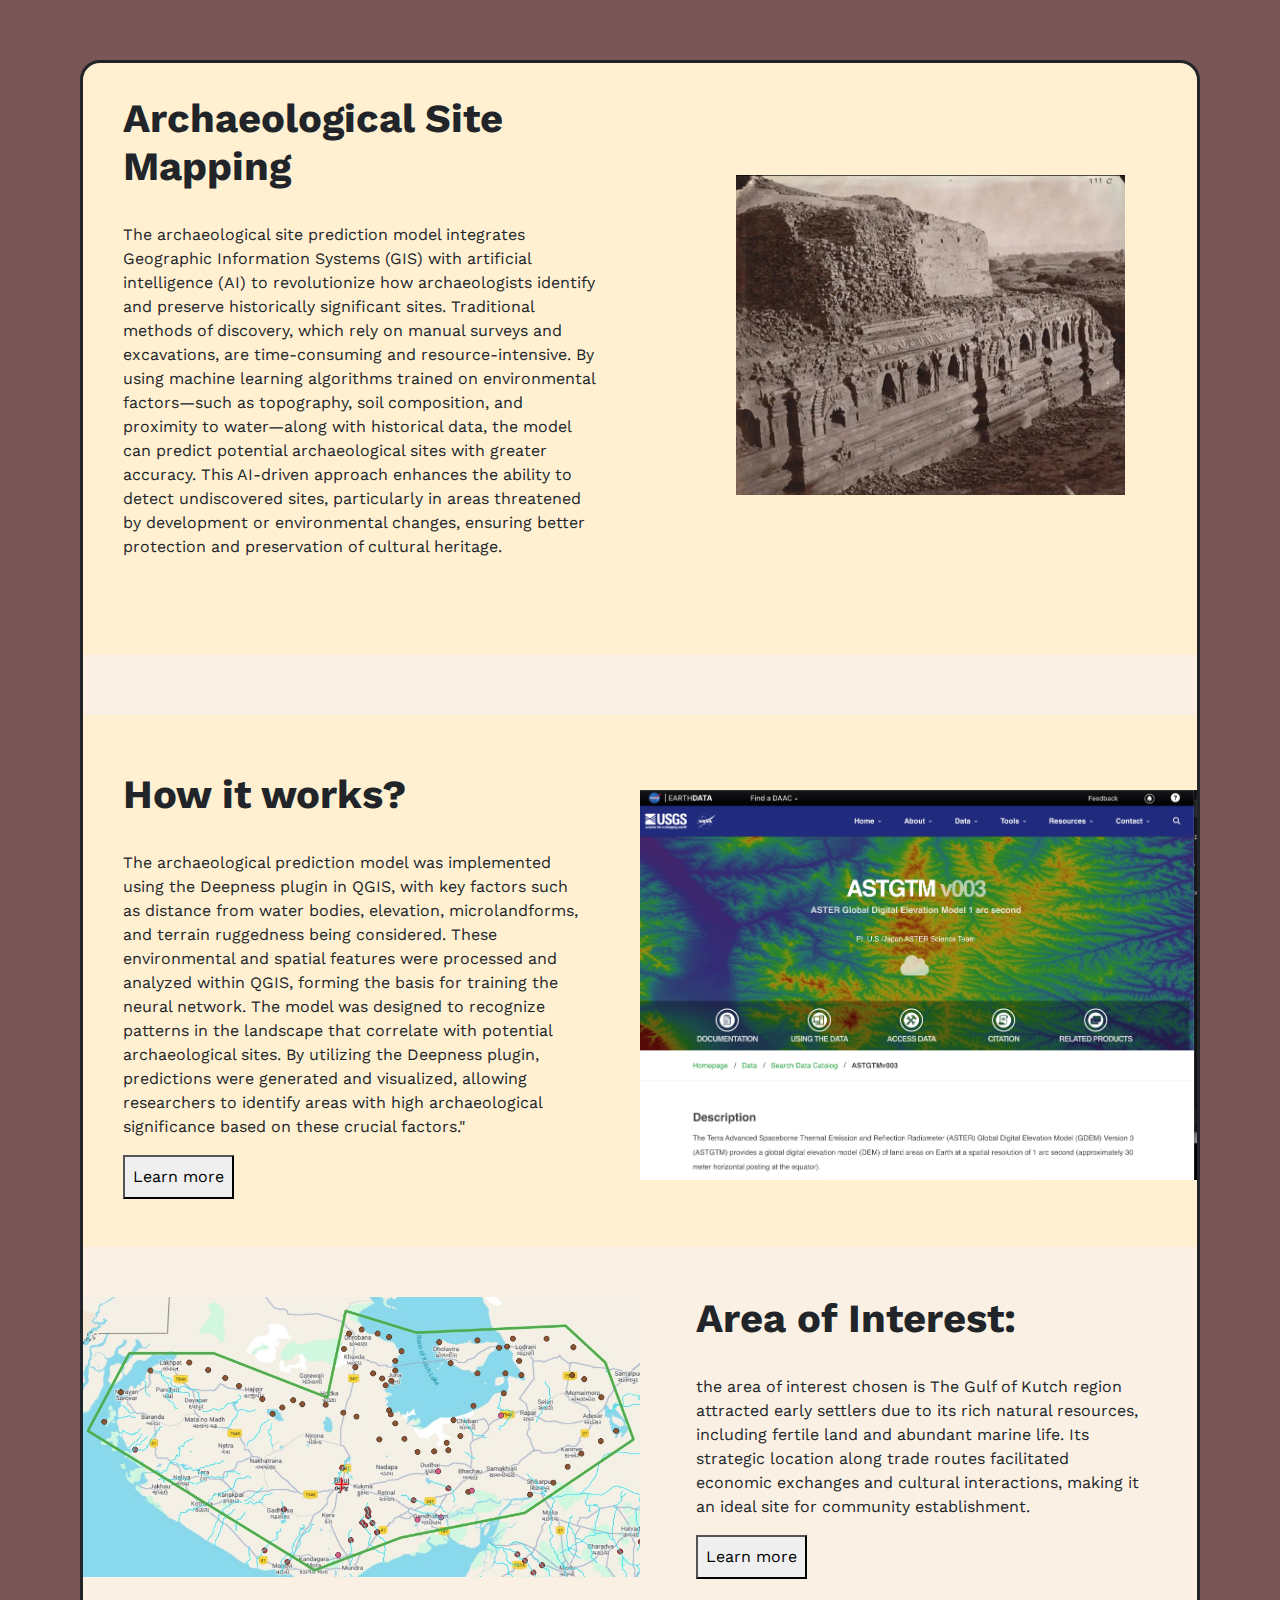
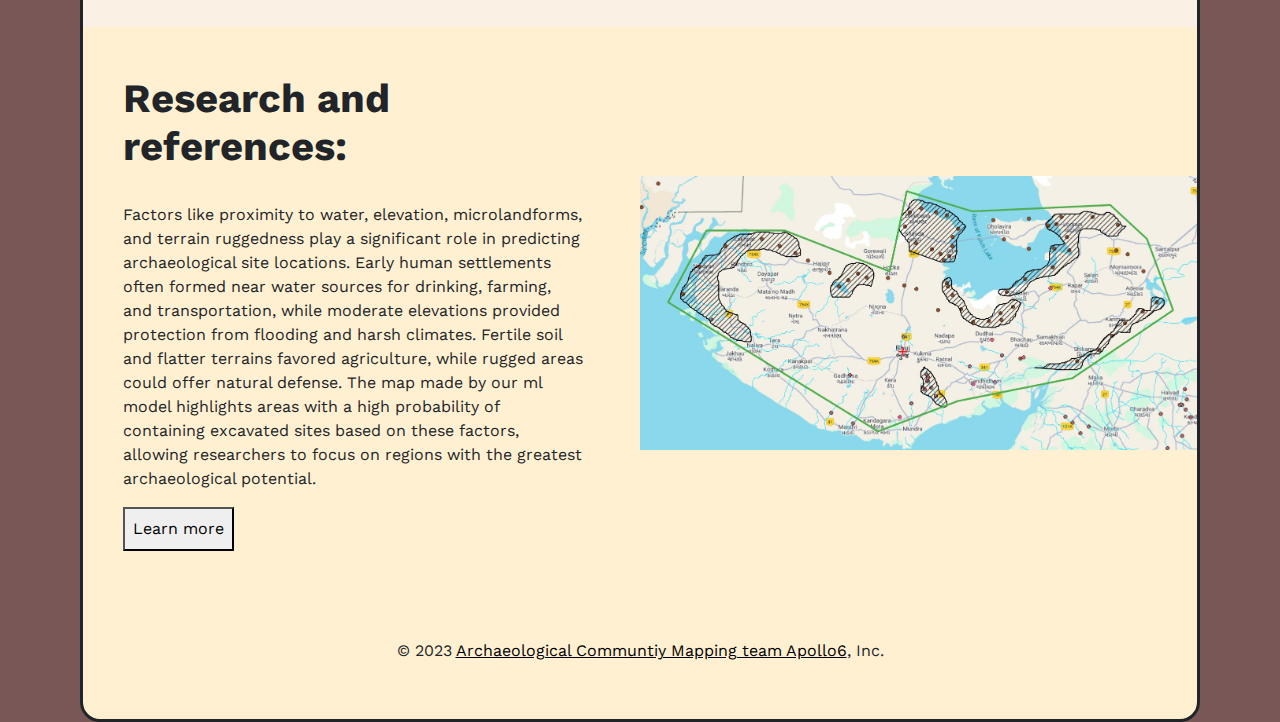
<file: index1.html>
<!DOCTYPE html>
<html lang="en">
<head>
    <meta charset="UTF-8">
    <meta name="viewport" content="width=device-width, initial-scale=1.0">
    <title>Archaeological Prediction</title>
    <link href="style.css" rel="stylesheet"/>
    <link href="https://cdn.jsdelivr.net/npm/bootstrap@5.3.3/dist/css/bootstrap.min.css" rel="stylesheet" integrity="sha384-QWTKZyjpPEjISv5WaRU9OFeRpok6YctnYmDr5pNlyT2bRjXh0JMhjY6hW+ALEwIH" crossorigin="anonymous">    <script src="https://cdn.jsdelivr.net/npm/bootstrap@5.3.2/dist/js/bootstrap.bundle.min.js" integrity="sha384-C6RzsynM9kWDrMNeT87bh95OGNyZPhcTNXj1NW7RuBCsyN/o0jlpcV8Qyq46cDfL" crossorigin="anonymous"></script>
    <link rel="preconnect" href="https://fonts.googleapis.com">
    <link rel="preconnect" href="https://fonts.gstatic.com" crossorigin>
    <link href="https://fonts.googleapis.com/css2?family=Abril+Fatface&family=Work+Sans&display=swap" rel="stylesheet">     
</head>
<body>

<!--navigation-bar-->

    <section id="navigationbar">

        <div class="body" style="font-family: 'Work Sans', sans-serif;">
            <nav class="menu navbar navbar-expand-md navbar-light rounded" aria-label="Eleventh navbar example">
              
            </nav>

            <section id="title" class="intro">
                <div class="title row flex-lg-row-reverse align-items-center justify-content-between g-5 pb-0 pt-3 ms-3 mb-5 me-5">
                    <!-- Column for the image -->
                    <div class="col-12 col-lg-6 col-xl-5 col-xxl-5">
                        <img src="rdata1.jpeg" class="phone1 img-fluid" alt="" width="600px">
                    </div>
                    <!-- Column for the heading and text -->
                    <div class="col-12 col-lg-6">
                        <h1 class="fw-bold text-sm-wrap">Archaeological Site Mapping</h1>
                        <br>
                        <p>
                            The archaeological site prediction model integrates Geographic Information Systems (GIS) with artificial intelligence (AI) to revolutionize how archaeologists identify and preserve historically significant sites. Traditional methods of discovery, which rely on manual surveys and excavations, are time-consuming and resource-intensive. By using machine learning algorithms trained on environmental factors—such as topography, soil composition, and proximity to water—along with historical data, the model can predict potential archaeological sites with greater accuracy. This AI-driven approach enhances the ability to detect undiscovered sites, particularly in areas threatened by development or environmental changes, ensuring better protection and preservation of cultural heritage.                        </p>
                    </div>
                </div>
            </section>
            

    

          <section id="stuff">

       <h1 class="heading1">   </h1>

       <div class="d-flex flex-column-reverse flex-lg-row-reverse row-cols-lg-2 gap-2 align-items-center ">
        <div><img src="data.png" class="phone1 img-fluid" alt="" width="600px"></div>
        <div class=""><div class="m-lg-5 m-4 flex-fill"><h1 class="fw-bold">How it works?</h1><br>
        <p>The archaeological prediction model was implemented using the Deepness plugin in QGIS, with key factors such as distance from water bodies, elevation, microlandforms, and terrain ruggedness being considered. These environmental and spatial features were processed and analyzed within QGIS, forming the basis for training the neural network. The model was designed to recognize patterns in the landscape that correlate with potential archaeological sites. By utilizing the Deepness plugin, predictions were generated and visualized, allowing researchers to identify areas with high archaeological significance based on these crucial factors."</p>
        <a target="_blank" href=""><button class="primary-button p-2">Learn more</button></a></div>
       </div>
    </div>

    <div class="cardsrn d-flex flex-column-reverse flex-lg-row row-cols-lg-2 gap-2 align-items-center ">
      <div><img src="AOI.jpg" class="phone1 img-fluid" alt=""></div>
      <div class="m-lg-5 m-4 flex-fill "><h1 class="fw-bold">Area of Interest:</h1><br>
      <p>
        the area of interest chosen is The Gulf of Kutch region attracted early settlers due to its rich natural resources, including fertile land and abundant marine life. Its strategic location along trade routes facilitated economic exchanges and cultural interactions, making it an ideal site for community establishment.</p>
      <a target="_blank" href=""><button class="btn2 p-2">Learn more</button></a></div>
     </div>

     <div class="d-flex flex-column-reverse flex-lg-row-reverse row-cols-lg-2 gap-2 align-items-center">
      <div><img src="result.jpg" class="phone1 img-fluid" alt="" width="600px"></div>
      <div class=""><div class="m-lg-5 m-4 flex-fill"><h1 class="fw-bold">Research and references:</h1><br>
      <p>
        Factors like proximity to water, elevation, microlandforms, and terrain ruggedness play a significant role in predicting archaeological site locations. Early human settlements often formed near water sources for drinking, farming, and transportation, while moderate elevations provided protection from flooding and harsh climates. Fertile soil and flatter terrains favored agriculture, while rugged areas could offer natural defense. The map made by our ml model highlights areas with a high probability of containing excavated sites based on these factors, allowing researchers to focus on regions with the greatest archaeological potential.      </p>
      <a target="_blank" href=""><button class="primary-button p-2">Learn more</button></a></div>
     </div>
  </div>





  </section>

   
  <footer class="py-3 my-4">
    
  <p class="text-center text-dark fw-normal">© 2023 <a style="color: black;" target="_blank" href="">Archaeological Communtiy Mapping team Apollo6</a>, Inc.</p>
  </footer>


   
   </div>


   

    </section>

<!--homepage-->


</body>
</html>
</file>
<file: style.css>
body {
  background-color: #795757!important;
}
.body{
  background-color: #FFF0D1;
  border: 3px solid;
  border-radius: 20px;
  margin: 80px;
  margin-top: 60px;
  margin-bottom: 0px;
  word-wrap: break-word;
}

.homepage{
  font-family: 'Work Sans', sans-serif;
}

.subtitles{
  font-weight: bold;
  font-family: 'Work Sans', sans-serif;
}

.first-box {
  background-color: #FAF1E4;
  border-radius: 0.75rem;
  box-shadow: 5px 5px;
  border: 3px solid;
  color: black;
  padding: 20px;
}

.second-box {
  background-color: #FAF1E4;
  border-radius: 0.75rem;
  box-shadow: 5px 5px;
  border: 3px solid;
  color: black;
  padding: 20px;
}

.third-box {
  background-color: #FAF1E4;
  border-radius: 0.75rem;
  box-shadow: 5px 5px;
  border: 3px solid;
  color: black;
  padding: 20px;
}

.heading1{
  margin-top: 80px;
  font-family: 'Work Sans', sans-serif;
  font-weight: bold;
  text-align: center;
  background-color: #FAF1E4;
  padding-top: 30px;
  padding-bottom: 30px;
}
.cardsrn{
  background-color: #FAF1E4;

}

.image-agency{
  padding-left: 20px;
}

.contact-site{
  background-color: #FAF1E4;
}

.pfp{
  width: 580px;
}
</file>
